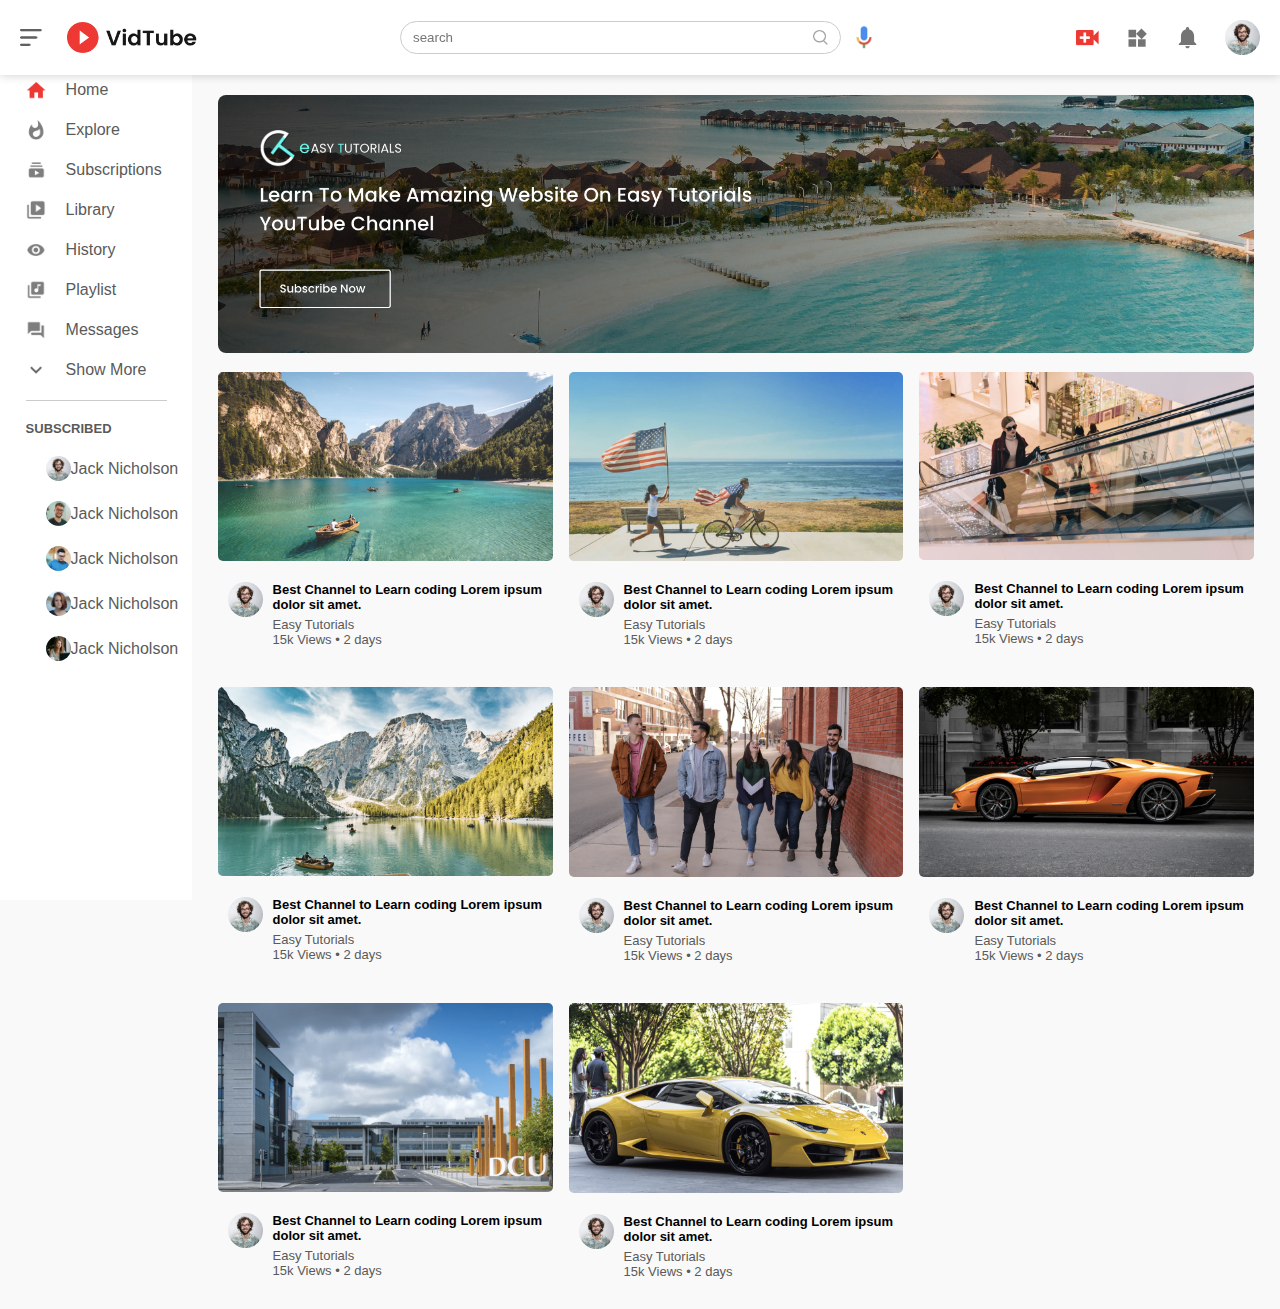
<file: index.html>
<!DOCTYPE html>
<html lang="en">
  <head>
    <meta charset="UTF-8" />
    <meta http-equiv="X-UA-Compatible" content="IE=edge" />
    <meta name="viewport" content="width=device-width, initial-scale=1.0" />
    <title>Document</title>
    <link rel="stylesheet" href="style.css" />
  </head>
  <body>
    <nav class="flex-div">
      <div class="nav-left flex-div">
        <img src="Images/menu.png" class="menu-icon" />
        <img src="Images/logo.png" class="logo" />
      </div>
      <div class="nav-middle flex-div">
        <div class="search-box flex-div">
          <input type="text" placeholder="search" />
          <img src="Images/search.png" />
        </div>
        <img src="Images/voice-search.png" class="mic-icon" />
      </div>
      <div class="nav-right flex-div">
        <img src="Images/upload.png" />
        <img src="Images/more.png" />
        <img src="Images/notification.png" />
        <img src="Images/Jack.png" class="user-icon" />
      </div>
    </nav>
    <div class="sidebar">
      <div class="shortcut-links">
        <a href="#"
          ><img src="Images/home.png" />
          <p>Home</p></a
        >
        <a href="#"
          ><img
            src="Images/explore.png
            "
          />
          <p>Explore</p></a
        >
        <a href="#"
          ><img src="Images/subscriprion.png" />
          <p>Subscriptions</p></a
        >
        <a href="#"
          ><img src="Images/library.png" />
          <p>Library</p></a
        >
        <a href="#"
          ><img src="Images/history.png" />
          <p>History</p></a
        >
        <a href="#"
          ><img src="Images/playlist.png" />
          <p>Playlist</p></a
        >
        <a href="#"
          ><img src="Images/messages.png" />
          <p>Messages</p></a
        >
        <a href="#"
          ><img src="Images/show-more.png" />
          <p>Show More</p></a
        >
        <hr />
      </div>
      <div class="subscribed-list">
        <h3>SUBSCRIBED</h3>
        <a href="#"
          ><img src="Images/Jack.png" />
          <p>Jack Nicholson</p></a
        >
        <a href="#"
          ><img src="Images/simon.png" />
          <p>Jack Nicholson</p></a
        >
        <a href="#"
          ><img src="Images/tom.png" />
          <p>Jack Nicholson</p></a
        >
        <a href="#"
          ><img src="Images/megan.png" />
          <p>Jack Nicholson</p></a
        >
        <a href="#"
          ><img src="Images/cameron.png" />
          <p>Jack Nicholson</p></a
        >
      </div>
    </div>

    <!-- ------------------main----------------------- -->
    <div class="container">
      <div class="banner">
        <img src="Images/banner.png" />
      </div>
      <div class="list-container">
        <div class="vid-list">
          <a href="play-video.html">
            <img src="Images/thumbnail1.png" class="thumbnail"
          /></a>

          <div class="flex-div">
            <img src="Images/Jack.png" />
            <div class="vid-info">
              <a href="play-video.html"
                >Best Channel to Learn coding Lorem ipsum dolor sit amet.</a
              >
              <p>Easy Tutorials</p>
              <p>15k Views &bull; 2 days</p>
            </div>
          </div>
        </div>
        <div class="vid-list">
          <a href="#"> <img src="Images/thumbnail2.png" class="thumbnail" /></a>

          <div class="flex-div">
            <img src="Images/Jack.png" />
            <div class="vid-info">
              <a href="#"
                >Best Channel to Learn coding Lorem ipsum dolor sit amet.</a
              >
              <p>Easy Tutorials</p>
              <p>15k Views &bull; 2 days</p>
            </div>
          </div>
        </div>
        <div class="vid-list">
          <a href="#"> <img src="Images/thumbnail3.png" class="thumbnail" /></a>

          <div class="flex-div">
            <img src="Images/Jack.png" />
            <div class="vid-info">
              <a href="#"
                >Best Channel to Learn coding Lorem ipsum dolor sit amet.</a
              >
              <p>Easy Tutorials</p>
              <p>15k Views &bull; 2 days</p>
            </div>
          </div>
        </div>
        <div class="vid-list">
          <a href="#"> <img src="Images/thumbnail4.png" class="thumbnail" /></a>

          <div class="flex-div">
            <img src="Images/Jack.png" />
            <div class="vid-info">
              <a href="#"
                >Best Channel to Learn coding Lorem ipsum dolor sit amet.</a
              >
              <p>Easy Tutorials</p>
              <p>15k Views &bull; 2 days</p>
            </div>
          </div>
        </div>
        <div class="vid-list">
          <a href="#"> <img src="Images/thumbnail5.png" class="thumbnail" /></a>

          <div class="flex-div">
            <img src="Images/Jack.png" />
            <div class="vid-info">
              <a href="#"
                >Best Channel to Learn coding Lorem ipsum dolor sit amet.</a
              >
              <p>Easy Tutorials</p>
              <p>15k Views &bull; 2 days</p>
            </div>
          </div>
        </div>
        <div class="vid-list">
          <a href="#"> <img src="Images/thumbnail6.png" class="thumbnail" /></a>

          <div class="flex-div">
            <img src="Images/Jack.png" />
            <div class="vid-info">
              <a href="#"
                >Best Channel to Learn coding Lorem ipsum dolor sit amet.</a
              >
              <p>Easy Tutorials</p>
              <p>15k Views &bull; 2 days</p>
            </div>
          </div>
        </div>
        <div class="vid-list">
          <a href="#"> <img src="Images/thumbnail7.png" class="thumbnail" /></a>

          <div class="flex-div">
            <img src="Images/Jack.png" />
            <div class="vid-info">
              <a href="#"
                >Best Channel to Learn coding Lorem ipsum dolor sit amet.</a
              >
              <p>Easy Tutorials</p>
              <p>15k Views &bull; 2 days</p>
            </div>
          </div>
        </div>
        <div class="vid-list">
          <a href="#"> <img src="Images/thumbnail8.png" class="thumbnail" /></a>

          <div class="flex-div">
            <img src="Images/Jack.png" />
            <div class="vid-info">
              <a href="#"
                >Best Channel to Learn coding Lorem ipsum dolor sit amet.</a
              >
              <p>Easy Tutorials</p>
              <p>15k Views &bull; 2 days</p>
            </div>
          </div>
        </div>
      </div>
    </div>

    <script src="script.js"></script>
  </body>
</html>
</file>
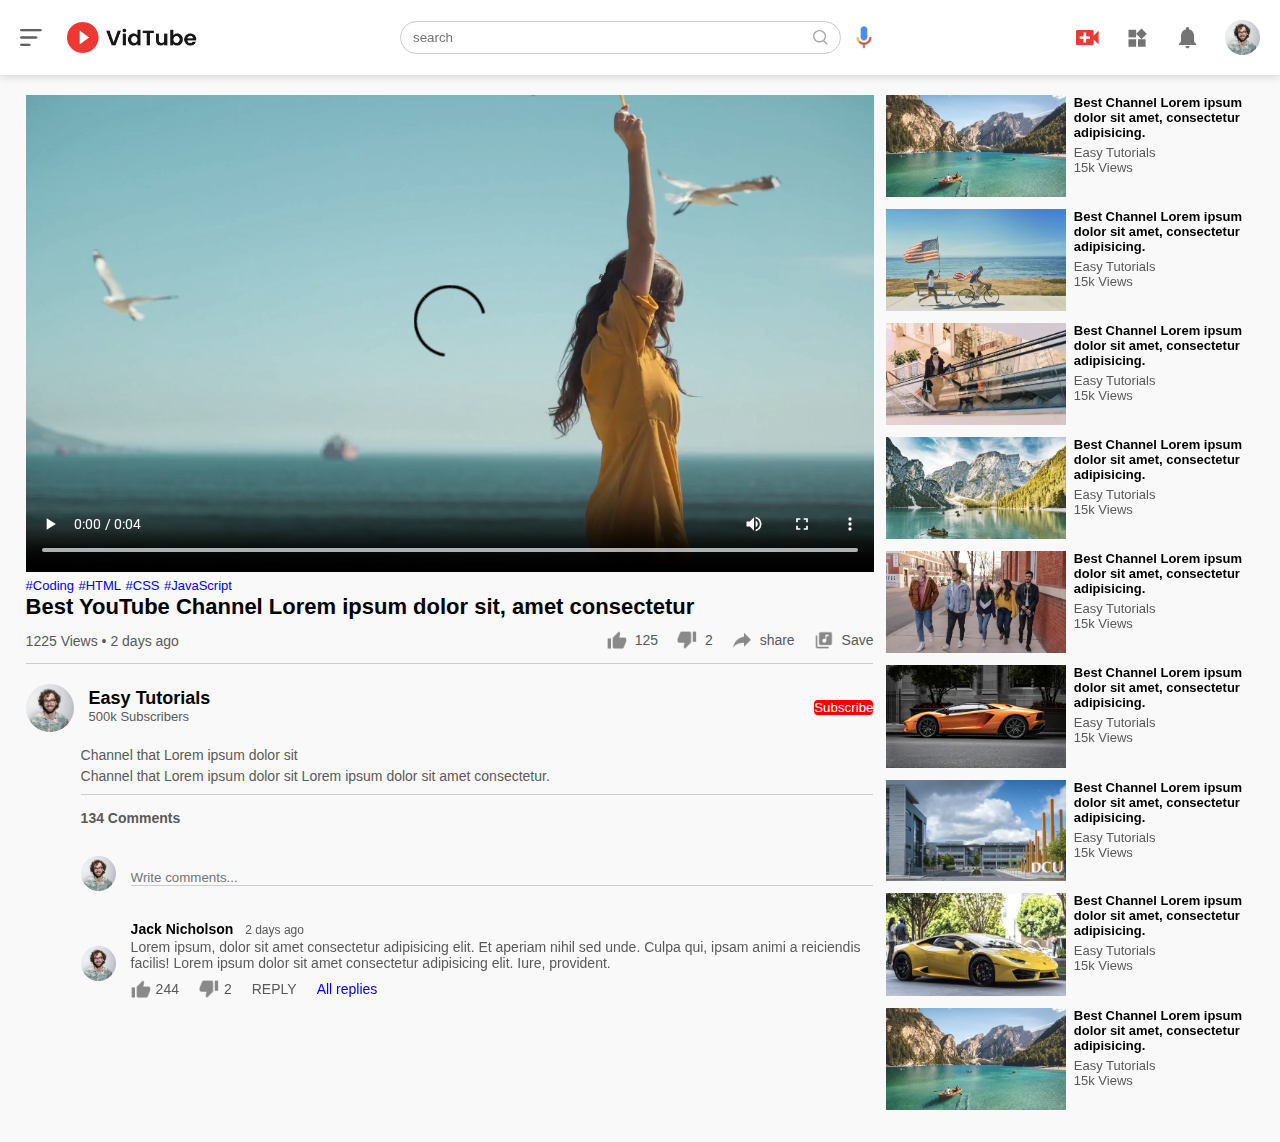
<file: play-video.html>
<!DOCTYPE html>
<html lang="en">
  <head>
    <meta charset="UTF-8" />
    <meta http-equiv="X-UA-Compatible" content="IE=edge" />
    <meta name="viewport" content="width=device-width, initial-scale=1.0" />
    <title>Play Video</title>
    <link rel="stylesheet" href="style.css" />
  </head>
  <body>
    <nav class="flex-div">
      <div class="nav-left flex-div">
        <img src="Images/menu.png" class="menu-icon" />
        <img src="Images/logo.png" class="logo" />
      </div>
      <div class="nav-middle flex-div">
        <div class="search-box flex-div">
          <input type="text" placeholder="search" />
          <img src="Images/search.png" />
        </div>
        <img src="Images/voice-search.png" class="mic-icon" />
      </div>
      <div class="nav-right flex-div">
        <img src="Images/upload.png" />
        <img src="Images/more.png" />
        <img src="Images/notification.png" />
        <img src="Images/Jack.png" class="user-icon" />
      </div>
    </nav>
    <div class="container play-container">
      <div class="row">
        <div class="play-video">
          <video controls autoplay>
            <source src="Images/video.mp4" type="video/mp4" />
          </video>
          <div class="tags">
            <a href="">#Coding</a> <a href="">#HTML</a> <a href="">#CSS</a>
            <a href="">#JavaScript</a>
          </div>
          <h3>Best YouTube Channel Lorem ipsum dolor sit, amet consectetur</h3>
          <div class="play-video-info">
            <p>1225 Views &bull; 2 days ago</p>
            <div>
              <a href=""><img src="Images/like.png" />125</a>
              <a href=""><img src="Images/dislike.png" />2</a>
              <a href=""><img src="Images/share.png" />share</a>
              <a href=""><img src="Images/save.png" />Save</a>
            </div>
          </div>
          <hr />
          <div class="publisher">
            <img src="Images/Jack.png " />
            <div>
              <p>Easy Tutorials</p>
              <span>500k Subscribers</span>
            </div>
            <button type="button">Subscribe</button>
          </div>
          <div class="vid-description">
            <p>Channel that Lorem ipsum dolor sit</p>
            <p>
              Channel that Lorem ipsum dolor sit Lorem ipsum dolor sit amet
              consectetur.
            </p>
            <hr />
            <h4>134 Comments</h4>
            <div class="add-comment">
              <img src="Images/Jack.png" />
              <input type="text" placeholder="Write comments..." />
            </div>
            <div class="old-comment">
              <img src="Images/Jack.png" />
              <div>
                <h3>Jack Nicholson <span>2 days ago</span></h3>
                <p>
                  Lorem ipsum, dolor sit amet consectetur adipisicing elit. Et
                  aperiam nihil sed unde. Culpa qui, ipsam animi a reiciendis
                  facilis! Lorem ipsum dolor sit amet consectetur adipisicing
                  elit. Iure, provident.
                </p>
                <div class="comment-action">
                  <img src="Images/like.png" />
                  <span>244</span>
                  <img src="Images/dislike.png" />
                  <span>2</span>
                  <span>REPLY</span>
                  <a href="">All replies </a>
                </div>
              </div>
            </div>
          </div>
        </div>
        <div class="right-sidebar">
          <div class="side-video-list">
            <a href="#" class="small-thumbnail"
              ><img src="Images/thumbnail1.png"
            /></a>
            <div class="vid-info">
              <a href="#"
                >Best Channel Lorem ipsum dolor sit amet, consectetur
                adipisicing.</a
              >
              <p>Easy Tutorials</p>
              <p>15k Views</p>
            </div>
          </div>
          <div class="side-video-list">
            <a href="#" class="small-thumbnail"
              ><img src="Images/thumbnail2.png"
            /></a>
            <div class="vid-info">
              <a href="#"
                >Best Channel Lorem ipsum dolor sit amet, consectetur
                adipisicing.</a
              >
              <p>Easy Tutorials</p>
              <p>15k Views</p>
            </div>
          </div>
          <div class="side-video-list">
            <a href="#" class="small-thumbnail"
              ><img src="Images/thumbnail3.png"
            /></a>
            <div class="vid-info">
              <a href="#"
                >Best Channel Lorem ipsum dolor sit amet, consectetur
                adipisicing.</a
              >
              <p>Easy Tutorials</p>
              <p>15k Views</p>
            </div>
          </div>
          <div class="side-video-list">
            <a href="#" class="small-thumbnail"
              ><img src="Images/thumbnail4.png"
            /></a>
            <div class="vid-info">
              <a href="#"
                >Best Channel Lorem ipsum dolor sit amet, consectetur
                adipisicing.</a
              >
              <p>Easy Tutorials</p>
              <p>15k Views</p>
            </div>
          </div>
          <div class="side-video-list">
            <a href="#" class="small-thumbnail"
              ><img src="Images/thumbnail5.png"
            /></a>
            <div class="vid-info">
              <a href="#"
                >Best Channel Lorem ipsum dolor sit amet, consectetur
                adipisicing.</a
              >
              <p>Easy Tutorials</p>
              <p>15k Views</p>
            </div>
          </div>
          <div class="side-video-list">
            <a href="#" class="small-thumbnail"
              ><img src="Images/thumbnail6.png"
            /></a>
            <div class="vid-info">
              <a href="#"
                >Best Channel Lorem ipsum dolor sit amet, consectetur
                adipisicing.</a
              >
              <p>Easy Tutorials</p>
              <p>15k Views</p>
            </div>
          </div>
          <div class="side-video-list">
            <a href="#" class="small-thumbnail"
              ><img src="Images/thumbnail7.png"
            /></a>
            <div class="vid-info">
              <a href="#"
                >Best Channel Lorem ipsum dolor sit amet, consectetur
                adipisicing.</a
              >
              <p>Easy Tutorials</p>
              <p>15k Views</p>
            </div>
          </div>
          <div class="side-video-list">
            <a href="#" class="small-thumbnail"
              ><img src="Images/thumbnail8.png"
            /></a>
            <div class="vid-info">
              <a href="#"
                >Best Channel Lorem ipsum dolor sit amet, consectetur
                adipisicing.</a
              >
              <p>Easy Tutorials</p>
              <p>15k Views</p>
            </div>
          </div>
          <div class="side-video-list">
            <a href="#" class="small-thumbnail"
              ><img src="Images/thumbnail1.png"
            /></a>
            <div class="vid-info">
              <a href="#"
                >Best Channel Lorem ipsum dolor sit amet, consectetur
                adipisicing.</a
              >
              <p>Easy Tutorials</p>
              <p>15k Views</p>
            </div>
          </div>
        </div>
      </div>
    </div>
  </body>
</html>
</file>
<file: style.css>
@import url("https://fonts.googleapis.com/css2?family=Roboto:ital,wght@0,100;0,300;0,500;0,700;0,900;1,100;1,300;1,400;1,500;1,700;1,900&display=swap");

* {
  margin: 0;
  padding: 0;
  font-family: "poppins", sans-serif;
  box-sizing: border-box;
}

a {
  text-decoration: none;
  color: #5a5a5a;
}
img {
  cursor: pointer;
}
.flex-div {
  display: flex;
  justify-content: space-between;
  align-items: center;
  padding: 10px;
}

nav {
  justify-content: space-between;
  padding: 10px 20px;
  box-shadow: 0 0 10px rgba(0, 0, 0, 0.2);
  background: #fff;
  position: sticky;
  top: 0;
  z-index: 10;
}
.nav-right img {
  width: 25px;
  margin-right: 25px;
}
.nav-right .user-icon {
  width: 35px;
  border-radius: 50%;
  margin-right: 0;
}
.nav-left .menu-icon {
  width: 22px;
  margin-right: 25px;
}
.nav-left .logo {
  width: 130px;
}
.nav-middle .mic-icon {
  width: 16px;
}
.nav-middle .search-box {
  border: 1px solid #ccc;
  margin-right: 15px;
  padding: 8px 12px;
  border-radius: 25px;
}
.nav-middle .search-box input {
  width: 400px;
  border: 0;
  outline: 0;
  background: transparent;
}
.nav-middle .search-box img {
  width: 15px;
}
/* -----------------------sidebar-------------- */
.sidebar {
  background: #fff;
  width: 15%;
  height: 100vh;
  position: fixed;
  top: 0;
  padding-left: 2%;
  padding-top: 80px;
}
.shortcut-links a img {
  width: 20px;
  margin-right: 20px;
}
.shortcut-links a {
  display: flex;
  align-items: center;
  margin-bottom: 20px;
  width: fit-content;
  flex-wrap: wrap;
}
.shortcut-links:first-child {
  color: #ed3833;
}
.sidebar hr {
  border: 0;
  height: 1px;
  background: #ccc;
  width: 85%;
}
.subscribed-list h3 {
  font-size: 13px;
  margin: 20px 0;
  color: #5a5a5a;
}
.subscribed-list a {
  display: flex;
  align-items: center;
  margin-bottom: 20px;
  width: fit-content;
  flex-wrap: wrap;
}
.subscribed-list a img {
  width: 25px;
  border-radius: 50%;
  margin-left: 20px;
}
.small-sidebar {
  width: 5%;
}
.small-sidebar a p {
  display: none;
}
.small-sidebar h3 {
  display: none;
}
.small-sidebar hr {
  width: 50%;
  margin-bottom: 25px;
}
/* ---------------main-------------- */
.container {
  background: #f9f9f9;
  padding-left: 17%;
  padding-right: 2%;
  padding-top: 20px;
  padding-bottom: 20px;
}
.large-container {
  padding-left: 7%;
}
.banner {
  width: 100%;
}
.banner img {
  width: 100%;
  border-radius: 8px;
}
.list-container {
  display: grid;
  grid-template-columns: repeat(auto-fit, minmax(250px, 1fr));
  column-gap: 16px;
  row-gap: 30px;
  margin-top: 15px;
}
.vid-list .thumbnail {
  width: 100%;
  border-radius: 5px;
}
.vid-list .flex-div {
  align-items: flex-start;
  margin-top: 7px;
}
.vid-list .flex-div img {
  width: 35px;
  margin-right: 10px;
  border-radius: 50%;
}
.vid-info {
  color: #5a5a5a;
  font-size: 13px;
}
.vid-info a {
  color: #000;
  font-weight: 600;
  display: block;
  margin-bottom: 5px;
}
@media (max-width: 900px) {
  .menu-icon {
    display: none;
  }
  .sidebar {
    display: none;
  }
  .container,
  .large-container {
    padding-left: 5%;
    padding-right: 5%;
  }
  .nav-right img {
    display: none;
  }
  .nav-right .user-icon {
    display: block;
    width: 25px;
  }
  .nav-middle .search-box input {
    width: 100px;
  }
  .nav-middle .mic-icon {
    display: none;
  }
  .logo {
    width: 90px;
  }
}
/* ---------------play-video page---------- */
.play-container {
  padding-left: 2%;
}
.row {
  display: flex;
  justify-content: space-between;
  flex-wrap: wrap;
}
.play-video {
  flex-basis: 69%;
}
.right-sidebar {
  flex-basis: 30%;
}
.play-video video {
  width: 100%;
}
.side-video-list {
  display: flex;
  justify-content: space-between;
  margin-bottom: 8px;
}
.side-video-list img {
  width: 100%;
}
.side-video-list .small-thumbnail {
  flex-basis: 49%;
}
.side-video-list .vid-info {
  flex-basis: 49%;
}
.play-video .tags a {
  color: #0000ff;
  font-size: 13px;
}
.play-video h3 {
  font-weight: 600;
  font-size: 22px;
}
.play-video .play-video-info {
  display: flex;
  align-items: center;
  justify-content: space-between;
  flex-wrap: wrap;
  margin-top: 10px;
  font-size: 14px;
  color: #5a5a5a;
}
.play-video .play-video-info a img {
  width: 20px;
  margin-right: 8px;
}
.play-video .play-video-info a {
  display: inline-flex;
  align-items: center;
  margin-left: 15px;
}
.play-video hr {
  border: 0;
  height: 1px;
  background: #ccc;
  margin: 10px 0;
}
.publisher {
  display: flex;
  align-items: center;
  margin-top: 20px;
}
.publisher div {
  flex: 1;
  line-height: 18px;
}
.publisher img {
  width: 48px;
  border-radius: 50%;
  margin-right: 15px;
}
.publisher div p {
  color: #000;
  font-weight: 600;
  font-size: 18px;
}
.publisher div span {
  font-size: 13px;
  color: #5a5a5a;
}
.publisher button {
  background: red;
  color: #fff;
  pad: 8px 13px;
  border: 0;
  outline: 0;
  border-radius: 4px;
  cursor: pointer;
}
.vid-description {
  padding-left: 55px;
  margin: 15px 0;
}
.vid-description p {
  font-size: 14px;
  margin-bottom: 5px;
  color: #5a5a5a;
}
.vid-description h4 {
  font-size: 14px;
  color: #5a5a5a;
  margin-top: 15px;
}
.add-comment {
  display: flex;
  align-items: center;
  margin: 30px 0;
}
.add-comment img {
  width: 35px;
  border-radius: 50%;
  margin-right: 15px;
}
.add-comment input {
  border: 0;
  outline: 0;
  border-bottom: 1px solid #ccc;
  width: 100%;
  padding-top: 10px;
  background: transparent;
}
.old-comment {
  display: flex;
  align-items: center;
  margin: 20px 0;
}
.old-comment img {
  width: 35px;
  border-radius: 50%;
  margin-right: 15px;
}
.old-comment h3 {
  font-size: 14px;
  margin-bottom: 2px;
}
.old-comment h3 span {
  font-size: 12px;
  color: #5a5a5a;
  font-weight: 500;
  margin-left: 8px;
}
.old-comment .comment-action {
  display: flex;
  align-items: center;
  margin: 8px 0;
  font-size: 14px;
}
.old-comment .comment-action img {
  border-radius: 0;
  width: 20px;
  margin-right: 5px;
}
.old-comment .comment-action span {
  margin-right: 20px;
  color: #5a5a5a;
}
.old-comment .comment-action a {
  color: #0000ff;
}
@media (max-width: 900px) {
  .play-video {
    flex-basis: 100%;
  }
  .right-sidebar {
    flex-basis: 100%;
  }
  .play-container {
    padding-left: 5%;
  }
  .vid-description {
    padding-left: 0;
  }
  .play-video .play-video-info a {
    margin-left: 0;
    margin-right: 15px;
    margin-top: 15px;
  }
}
</file>
